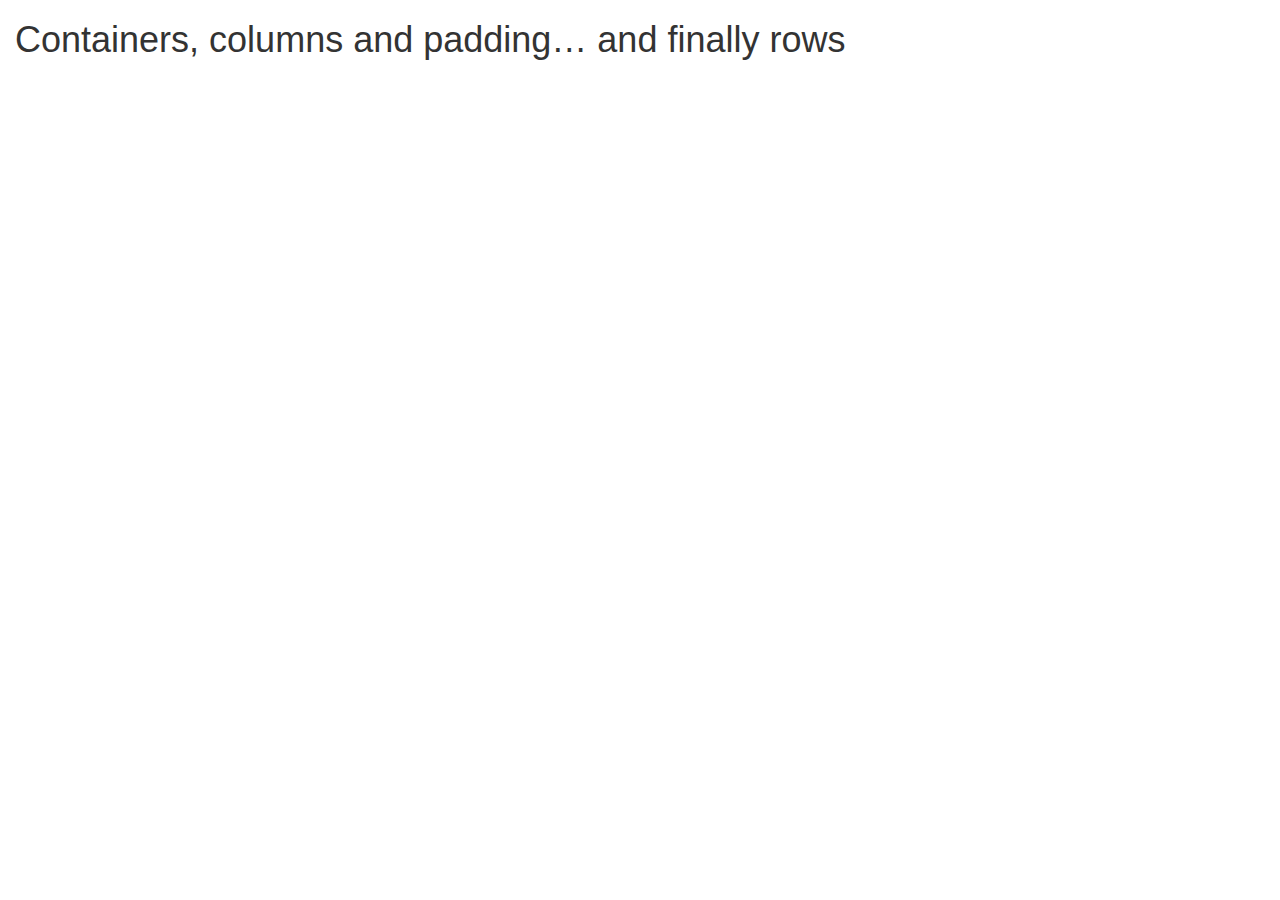
<file: task-1/index.html>
<!DOCTYPE html>
<html lang="en">
  <head>
    <meta charset="utf-8">
    <meta http-equiv="X-UA-Compatible" content="IE=edge">
    <meta name="viewport" content="width=device-width, initial-scale=1">
    <title>Bootstrap</title>

    <link rel="stylesheet" href="https://maxcdn.bootstrapcdn.com/bootstrap/3.3.7/css/bootstrap.min.css" integrity="sha384-BVYiiSIFeK1dGmJRAkycuHAHRg32OmUcww7on3RYdg4Va+PmSTsz/K68vbdEjh4u" crossorigin="anonymous">
    <link href="style.css" rel="stylesheet">

  </head>
  <body>
    <h1>Containers, columns and padding… and finally rows</h1>

    <!-- jQuery (necessary for Bootstrap's JavaScript plugins) -->
    <script src="https://ajax.googleapis.com/ajax/libs/jquery/1.12.4/jquery.min.js"></script>
    <!-- Include all compiled plugins (below), or include individual files as needed -->
    <script src="https://maxcdn.bootstrapcdn.com/bootstrap/3.3.7/js/bootstrap.min.js" integrity="sha384-Tc5IQib027qvyjSMfHjOMaLkfuWVxZxUPnCJA7l2mCWNIpG9mGCD8wGNIcPD7Txa" crossorigin="anonymous"></script>
  </body>
</html>
</file>
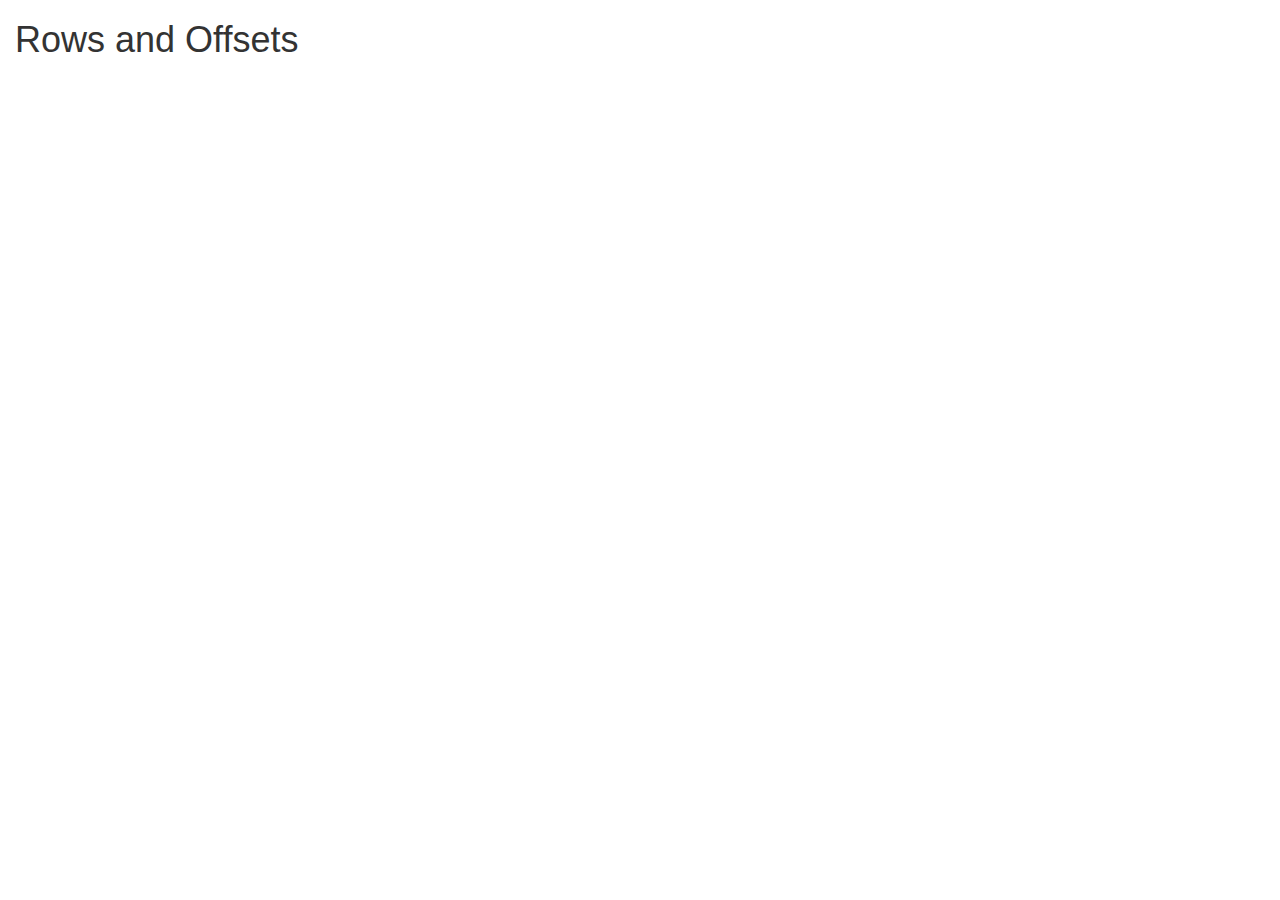
<file: task-2/index.html>
<!DOCTYPE html>
<html lang="en">
  <head>
    <meta charset="utf-8">
    <meta http-equiv="X-UA-Compatible" content="IE=edge">
    <meta name="viewport" content="width=device-width, initial-scale=1">
    <title>Bootstrap</title>

    <link rel="stylesheet" href="https://maxcdn.bootstrapcdn.com/bootstrap/3.3.7/css/bootstrap.min.css" integrity="sha384-BVYiiSIFeK1dGmJRAkycuHAHRg32OmUcww7on3RYdg4Va+PmSTsz/K68vbdEjh4u" crossorigin="anonymous">
    <link href="style.css" rel="stylesheet">

  </head>
  <body>
    <h1>Rows and Offsets</h1>

    <!-- jQuery (necessary for Bootstrap's JavaScript plugins) -->
    <script src="https://ajax.googleapis.com/ajax/libs/jquery/1.12.4/jquery.min.js"></script>
    <!-- Include all compiled plugins (below), or include individual files as needed -->
    <script src="https://maxcdn.bootstrapcdn.com/bootstrap/3.3.7/js/bootstrap.min.js" integrity="sha384-Tc5IQib027qvyjSMfHjOMaLkfuWVxZxUPnCJA7l2mCWNIpG9mGCD8wGNIcPD7Txa" crossorigin="anonymous"></script>
  </body>
</html>
</file>
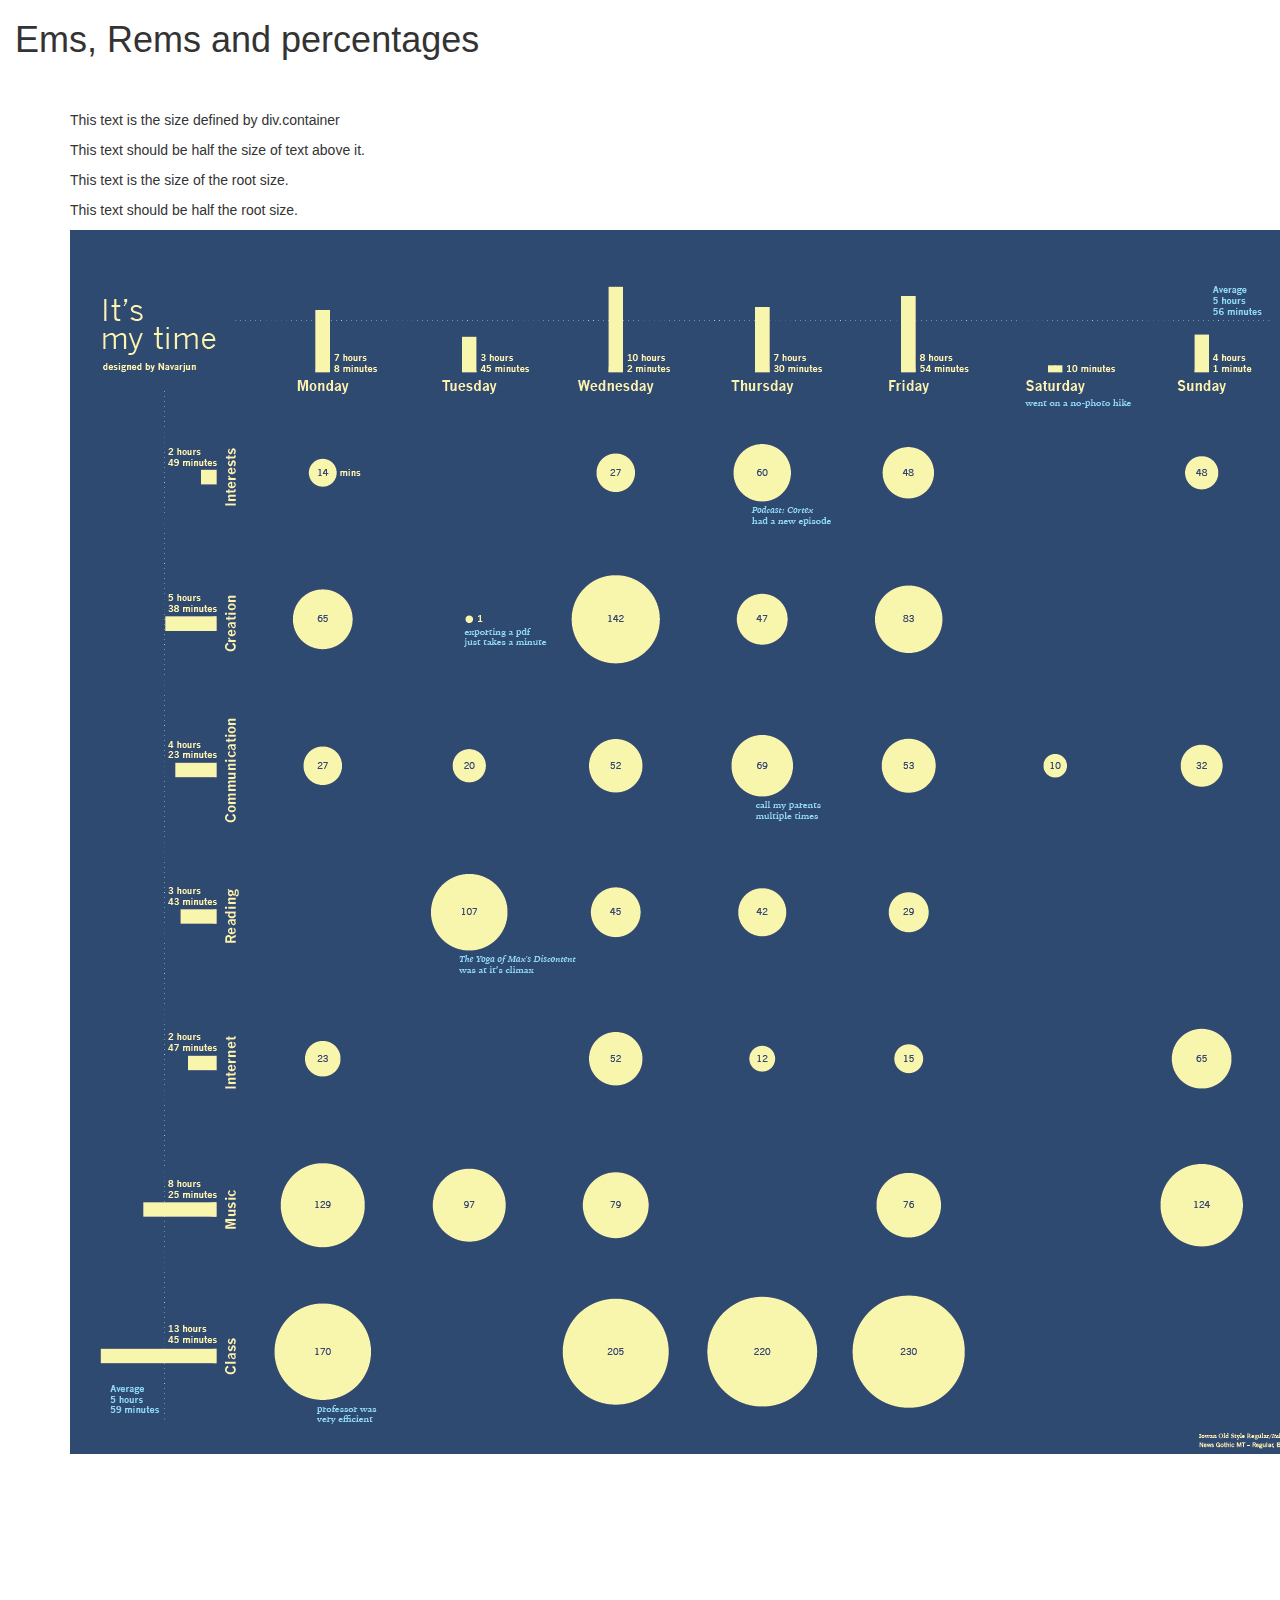
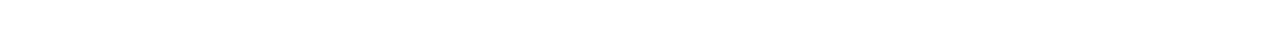
<file: task-3/index.html>
<!DOCTYPE html>
<html lang="en">
  <head>
    <meta charset="utf-8">
    <meta http-equiv="X-UA-Compatible" content="IE=edge">
    <meta name="viewport" content="width=device-width, initial-scale=1">
    <title>Bootstrap</title>

    <link rel="stylesheet" href="https://maxcdn.bootstrapcdn.com/bootstrap/3.3.7/css/bootstrap.min.css" integrity="sha384-BVYiiSIFeK1dGmJRAkycuHAHRg32OmUcww7on3RYdg4Va+PmSTsz/K68vbdEjh4u" crossorigin="anonymous">
    <link href="style.css" rel="stylesheet">

  </head>
  <body>
    <h1>Ems, Rems and percentages</h1>
    <div class="container">

      <p>
        This text is the size defined by div.container
      </p>
      <p class="smaller">
        This text should be half the size of text above it.
      </p>
      <p class="root-size">
        This text is the size of the root size.
      </p>
      <p class="smaller-root">
        This text should be half the root size.
      </p>
      <img class="image-sizing" src="images/image-1.png" alt="Media Usage"/>
    </div>

    <!-- <div class="container">
      <div class="col-md-7">
        <img src="images/image-1.png" alt="Media Usage"/>
      </div>
      <div class="col-md-5">
        <img src="images/image-2.jpg" alt="Media Usage"/>
      </div>
      <div class="col-md-5" style="margin-top: 35px;">
        <img src="images/image-3.jpg" alt="Media Usage"/>
      </div>
    </div> -->

    <!-- jQuery (necessary for Bootstrap's JavaScript plugins) -->
    <script src="https://ajax.googleapis.com/ajax/libs/jquery/1.12.4/jquery.min.js"></script>
    <!-- Include all compiled plugins (below), or include individual files as needed -->
    <script src="https://maxcdn.bootstrapcdn.com/bootstrap/3.3.7/js/bootstrap.min.js" integrity="sha384-Tc5IQib027qvyjSMfHjOMaLkfuWVxZxUPnCJA7l2mCWNIpG9mGCD8wGNIcPD7Txa" crossorigin="anonymous"></script>
  </body>
</html>
</file>
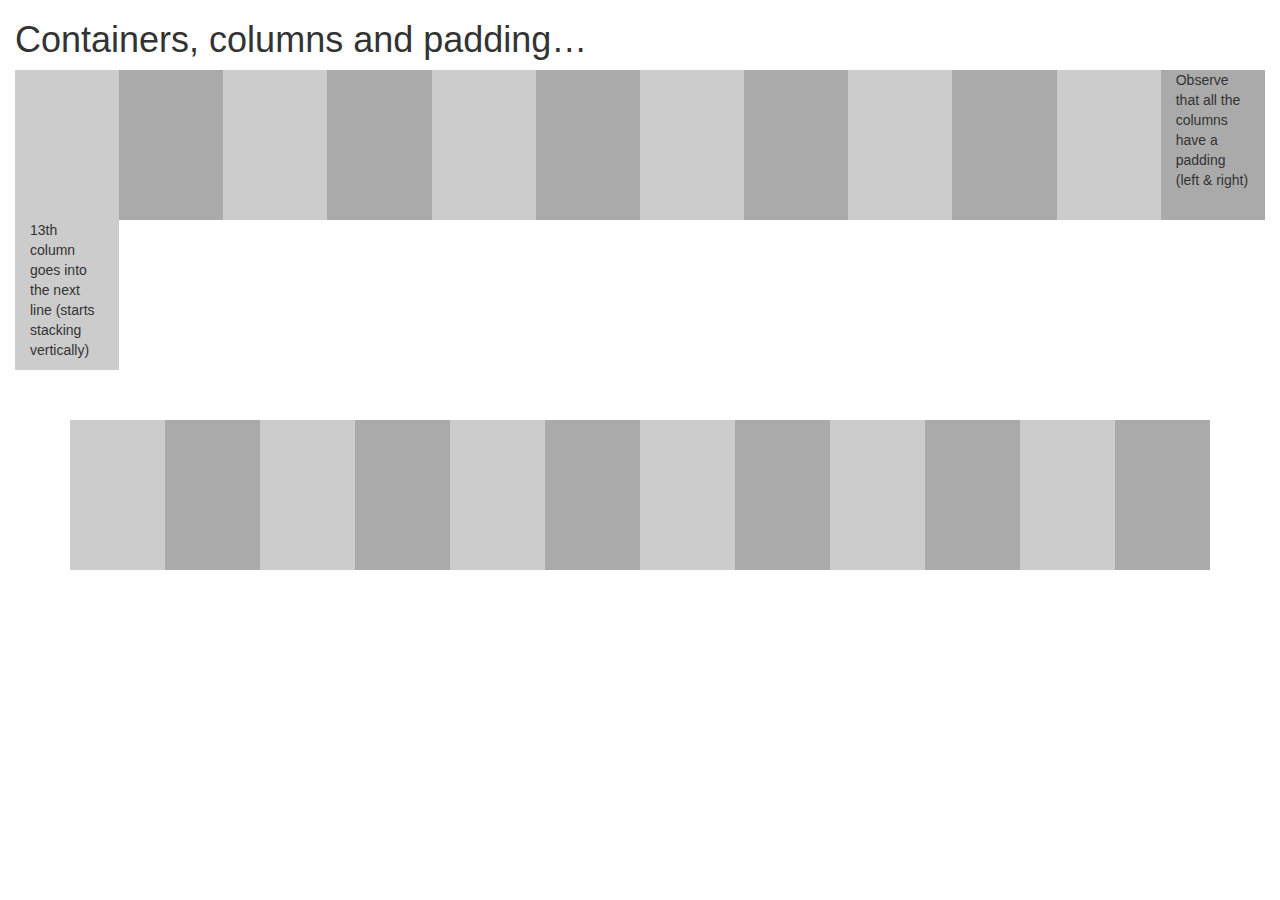
<file: task-1/index-complete.html>
<!DOCTYPE html>
<html lang="en">
  <head>
    <meta charset="utf-8">
    <meta http-equiv="X-UA-Compatible" content="IE=edge">
    <meta name="viewport" content="width=device-width, initial-scale=1">
    <title>Bootstrap</title>

    <link rel="stylesheet" href="https://maxcdn.bootstrapcdn.com/bootstrap/3.3.7/css/bootstrap.min.css" integrity="sha384-BVYiiSIFeK1dGmJRAkycuHAHRg32OmUcww7on3RYdg4Va+PmSTsz/K68vbdEjh4u" crossorigin="anonymous">
    <link href="style.css" rel="stylesheet">

  </head>
  <body>
    <h1>Containers, columns and padding…</h1>
    <div class="container-fluid">
      <div class="col-md-1 light"></div>
      <div class="col-md-1 dark"></div>

      <div class="col-md-1 light"></div>
      <div class="col-md-1 dark"></div>

      <div class="col-md-1 light"></div>
      <div class="col-md-1 dark"></div>

      <div class="col-md-1 light"></div>
      <div class="col-md-1 dark"></div>

      <div class="col-md-1 light"></div>
      <div class="col-md-1 dark"></div>

      <div class="col-md-1 light"></div>
      <div class="col-md-1 dark">Observe that all the columns have a padding (left & right)</div>

      <div class="col-md-1 light"> 13th column goes into the next line (starts stacking vertically)</div>
    </div>

    <div class="container">
      <div class="col-md-1 light"></div>
      <div class="col-md-1 dark"></div>

      <div class="col-md-1 light"></div>
      <div class="col-md-1 dark"></div>

      <div class="col-md-1 light"></div>
      <div class="col-md-1 dark"></div>

      <div class="col-md-1 light"></div>
      <div class="col-md-1 dark"></div>

      <div class="col-md-1 light"></div>
      <div class="col-md-1 dark"></div>

      <div class="col-md-1 light"></div>
      <div class="col-md-1 dark"></div>
    </div>

    <div class="container">
      <div class="col-md-1"></div>
    </div>

    <!-- jQuery (necessary for Bootstrap's JavaScript plugins) -->
    <script src="https://ajax.googleapis.com/ajax/libs/jquery/1.12.4/jquery.min.js"></script>
    <!-- Include all compiled plugins (below), or include individual files as needed -->
    <script src="https://maxcdn.bootstrapcdn.com/bootstrap/3.3.7/js/bootstrap.min.js" integrity="sha384-Tc5IQib027qvyjSMfHjOMaLkfuWVxZxUPnCJA7l2mCWNIpG9mGCD8wGNIcPD7Txa" crossorigin="anonymous"></script>
  </body>
</html>
</file>
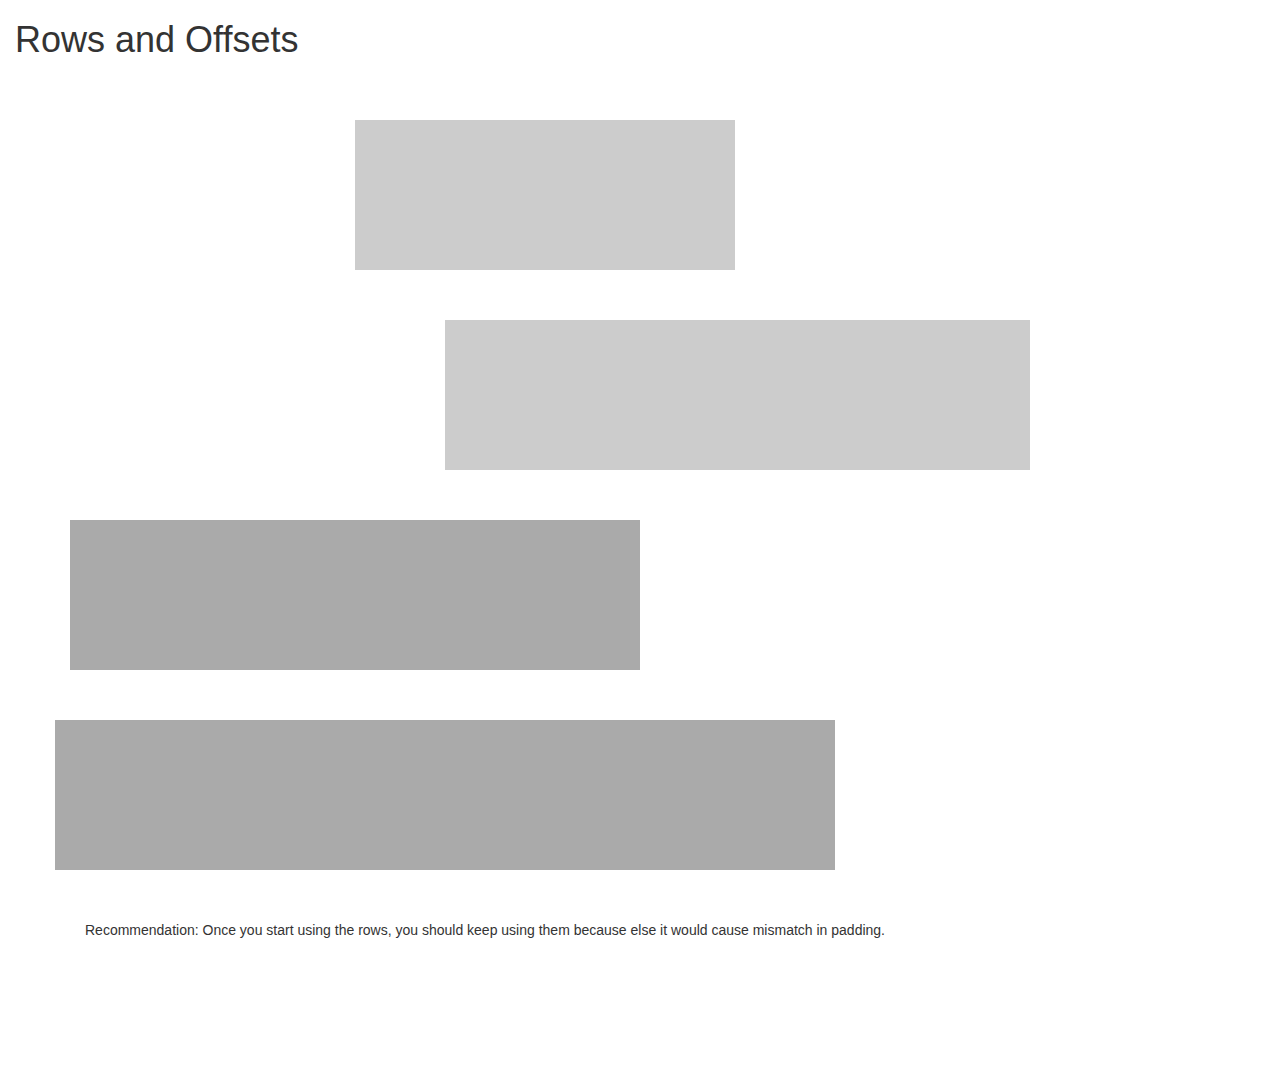
<file: task-2/index-complete.html>
<!DOCTYPE html>
<html lang="en">
  <head>
    <meta charset="utf-8">
    <meta http-equiv="X-UA-Compatible" content="IE=edge">
    <meta name="viewport" content="width=device-width, initial-scale=1">
    <title>Bootstrap</title>

    <link rel="stylesheet" href="https://maxcdn.bootstrapcdn.com/bootstrap/3.3.7/css/bootstrap.min.css" integrity="sha384-BVYiiSIFeK1dGmJRAkycuHAHRg32OmUcww7on3RYdg4Va+PmSTsz/K68vbdEjh4u" crossorigin="anonymous">
    <link href="style.css" rel="stylesheet">

  </head>
  <body>
    <h1>Rows and Offsets</h1>

    <div class="container">
      <div class="col-md-offset-3 col-md-4 light"></div>
      <div class="row">
        <div class="col-md-offset-4 col-md-6 light"></div>
      </div>
      <div class="col-md-6 dark"></div>
      <div class="row">
        <div class="col-md-8 dark">
        </div>
      </div>
      <div class="col-md-12"> Recommendation: Once you start using the rows, you should keep using them because else it would cause mismatch in padding.</div>
    </div>

    <!-- jQuery (necessary for Bootstrap's JavaScript plugins) -->
    <script src="https://ajax.googleapis.com/ajax/libs/jquery/1.12.4/jquery.min.js"></script>
    <!-- Include all compiled plugins (below), or include individual files as needed -->
    <script src="https://maxcdn.bootstrapcdn.com/bootstrap/3.3.7/js/bootstrap.min.js" integrity="sha384-Tc5IQib027qvyjSMfHjOMaLkfuWVxZxUPnCJA7l2mCWNIpG9mGCD8wGNIcPD7Txa" crossorigin="anonymous"></script>
  </body>
</html>
</file>
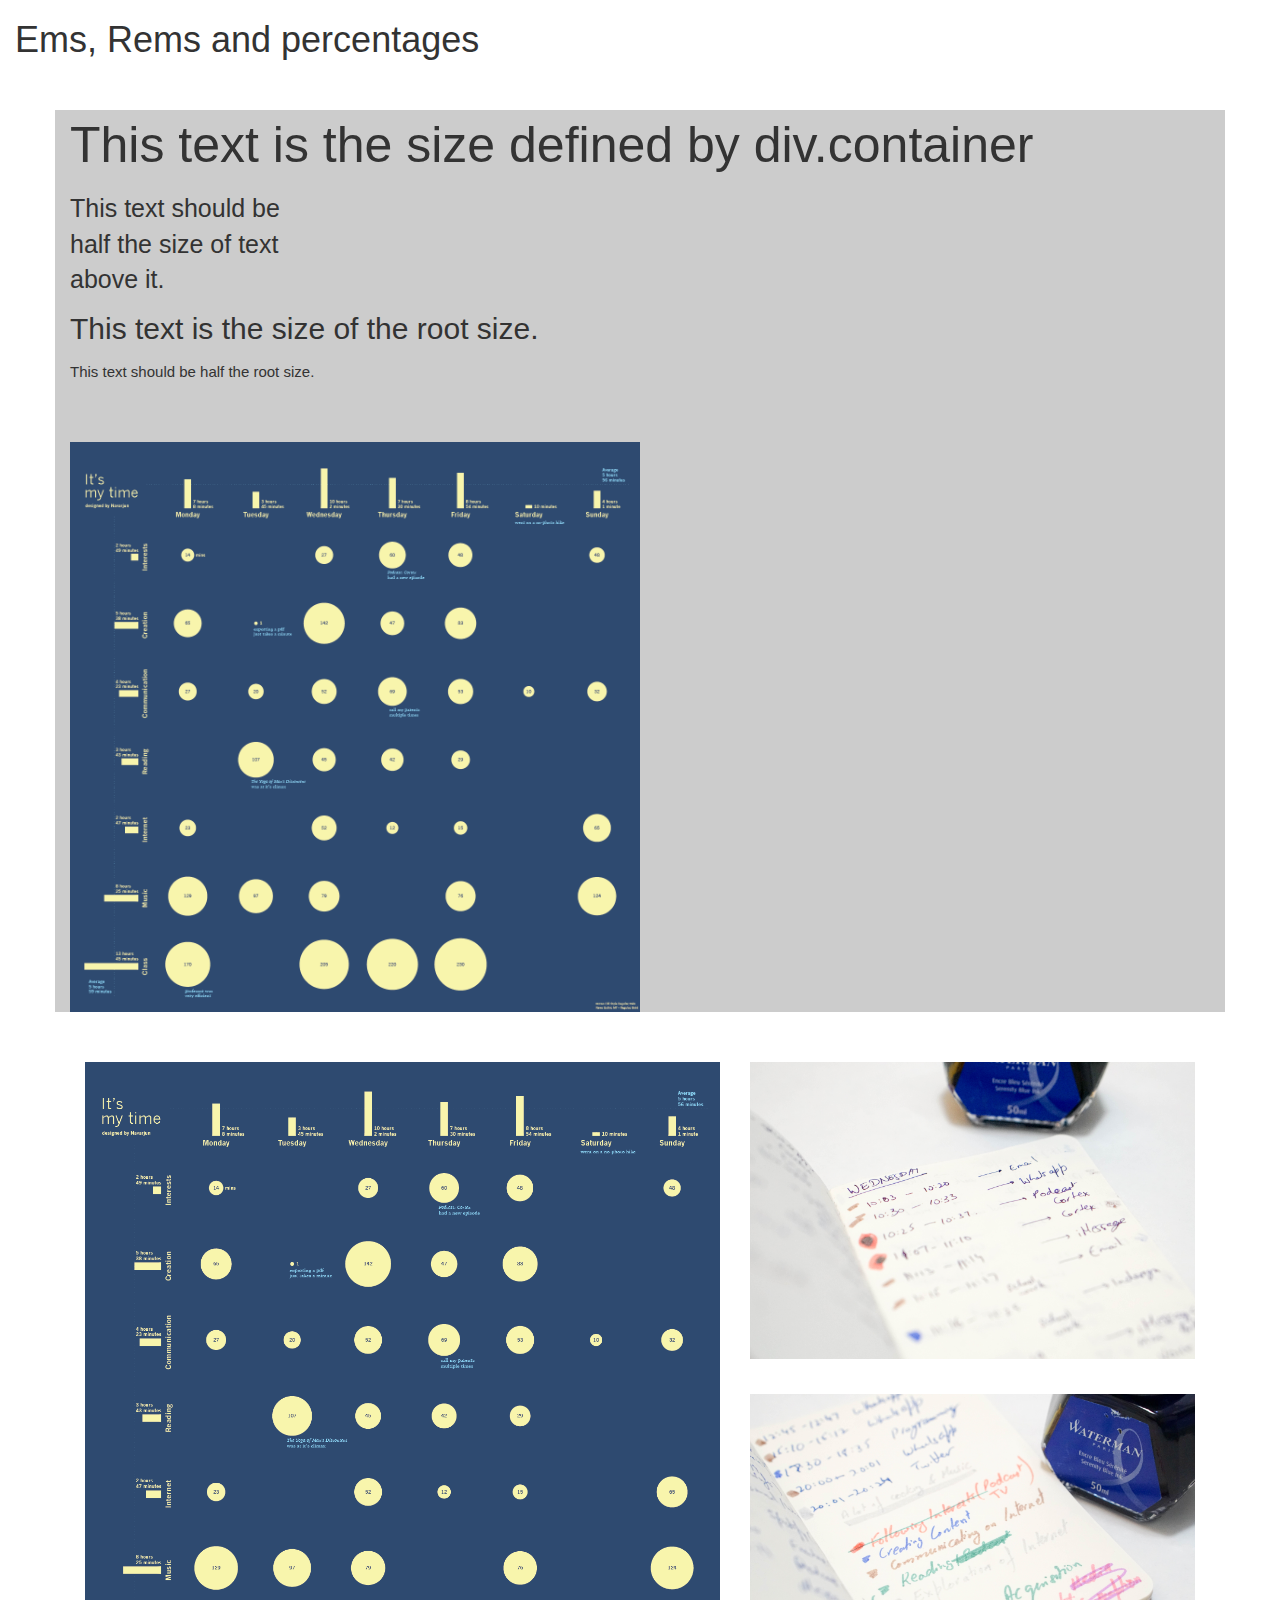
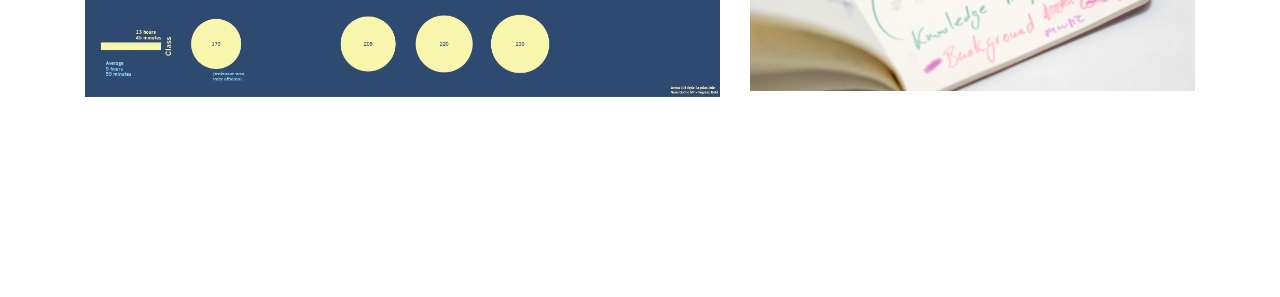
<file: task-3/index-complete.html>
<!DOCTYPE html>
<html lang="en">
  <head>
    <meta charset="utf-8">
    <meta http-equiv="X-UA-Compatible" content="IE=edge">
    <meta name="viewport" content="width=device-width, initial-scale=1">
    <title>Bootstrap</title>

    <link rel="stylesheet" href="https://maxcdn.bootstrapcdn.com/bootstrap/3.3.7/css/bootstrap.min.css" integrity="sha384-BVYiiSIFeK1dGmJRAkycuHAHRg32OmUcww7on3RYdg4Va+PmSTsz/K68vbdEjh4u" crossorigin="anonymous">
    <link href="style-complete.css" rel="stylesheet">

  </head>
  <body>
    <h1>Ems, Rems and percentages</h1>
    <div class="container light">

      <p>
        This text is the size defined by div.container
      </p>
      <p class="smaller">
        This text should be half the size of text above it.
      </p>
      <p class="root-size">
        This text is the size of the root size.
      </p>
      <p class="smaller-root">
        This text should be half the root size.
      </p>
      <img class="image-sizing" src="images/image-1.png" alt="Media Usage"/>
    </div>

    <div class="container">
      <div class="col-md-7">
        <img src="images/image-1.png" alt="Media Usage"/>
      </div>
      <div class="col-md-5">
        <img src="images/image-2.jpg" alt="Media Usage"/>
      </div>
      <div class="col-md-5" style="margin-top: 35px;">
        <img src="images/image-3.jpg" alt="Media Usage"/>
      </div>
    </div>

    <!-- jQuery (necessary for Bootstrap's JavaScript plugins) -->
    <script src="https://ajax.googleapis.com/ajax/libs/jquery/1.12.4/jquery.min.js"></script>
    <!-- Include all compiled plugins (below), or include individual files as needed -->
    <script src="https://maxcdn.bootstrapcdn.com/bootstrap/3.3.7/js/bootstrap.min.js" integrity="sha384-Tc5IQib027qvyjSMfHjOMaLkfuWVxZxUPnCJA7l2mCWNIpG9mGCD8wGNIcPD7Txa" crossorigin="anonymous"></script>
  </body>
</html>
</file>
<file: task-1/style.css>
html, body {
  padding: 0px;
  margin: 0px;
}

h1 {
  margin-left: 15px;
}

div.col-md-1 {
  height: 150px;
}

div.container {
  margin-top: 50px;
}

div.dark {
  background-color: #aaa;
}

div.light {
  background-color: #ccc;
}
</file>
<file: task-2/style.css>
html, body {
  padding: 0px;
  margin: 0px;
}

h1 {
  margin-left: 15px;
}

div.container div {
  height: 150px;
}

div.container div {
  margin-top: 50px;
}

div.dark {
  background-color: #aaa;
}

div.light {
  background-color: #ccc;
}
</file>
<file: task-3/style.css>
html, body {
  padding: 0px;
  padding-bottom: 100px;
  margin: 0px;
}

h1 {
  margin-left: 15px;
}

div.container {
  margin-top: 50px;
}

div.dark {
  background-color: #aaa;
}

div.light {
  background-color: #ccc;
}
</file>
<file: task-3/style-complete.css>
html, body {
  padding: 0px;
  padding-bottom: 100px;
  margin: 0px;
  font-size: 30px;
}

h1 {
  margin-left: 15px;
}

div.container {
  margin-top: 50px;
  font-size: 50px;
}

div.dark {
  background-color: #aaa;
}

div.light {
  background-color: #ccc;
}

.smaller {
  font-size: 0.5em;
  width: 10em;
}

.root-size {
  font-size: 1rem;
}

.smaller-root {
  font-size: 0.5rem;
}

.image-sizing {
  margin-top: 50px;
  width: 50%;
}

div img {
  width: 100%;
}
</file>
